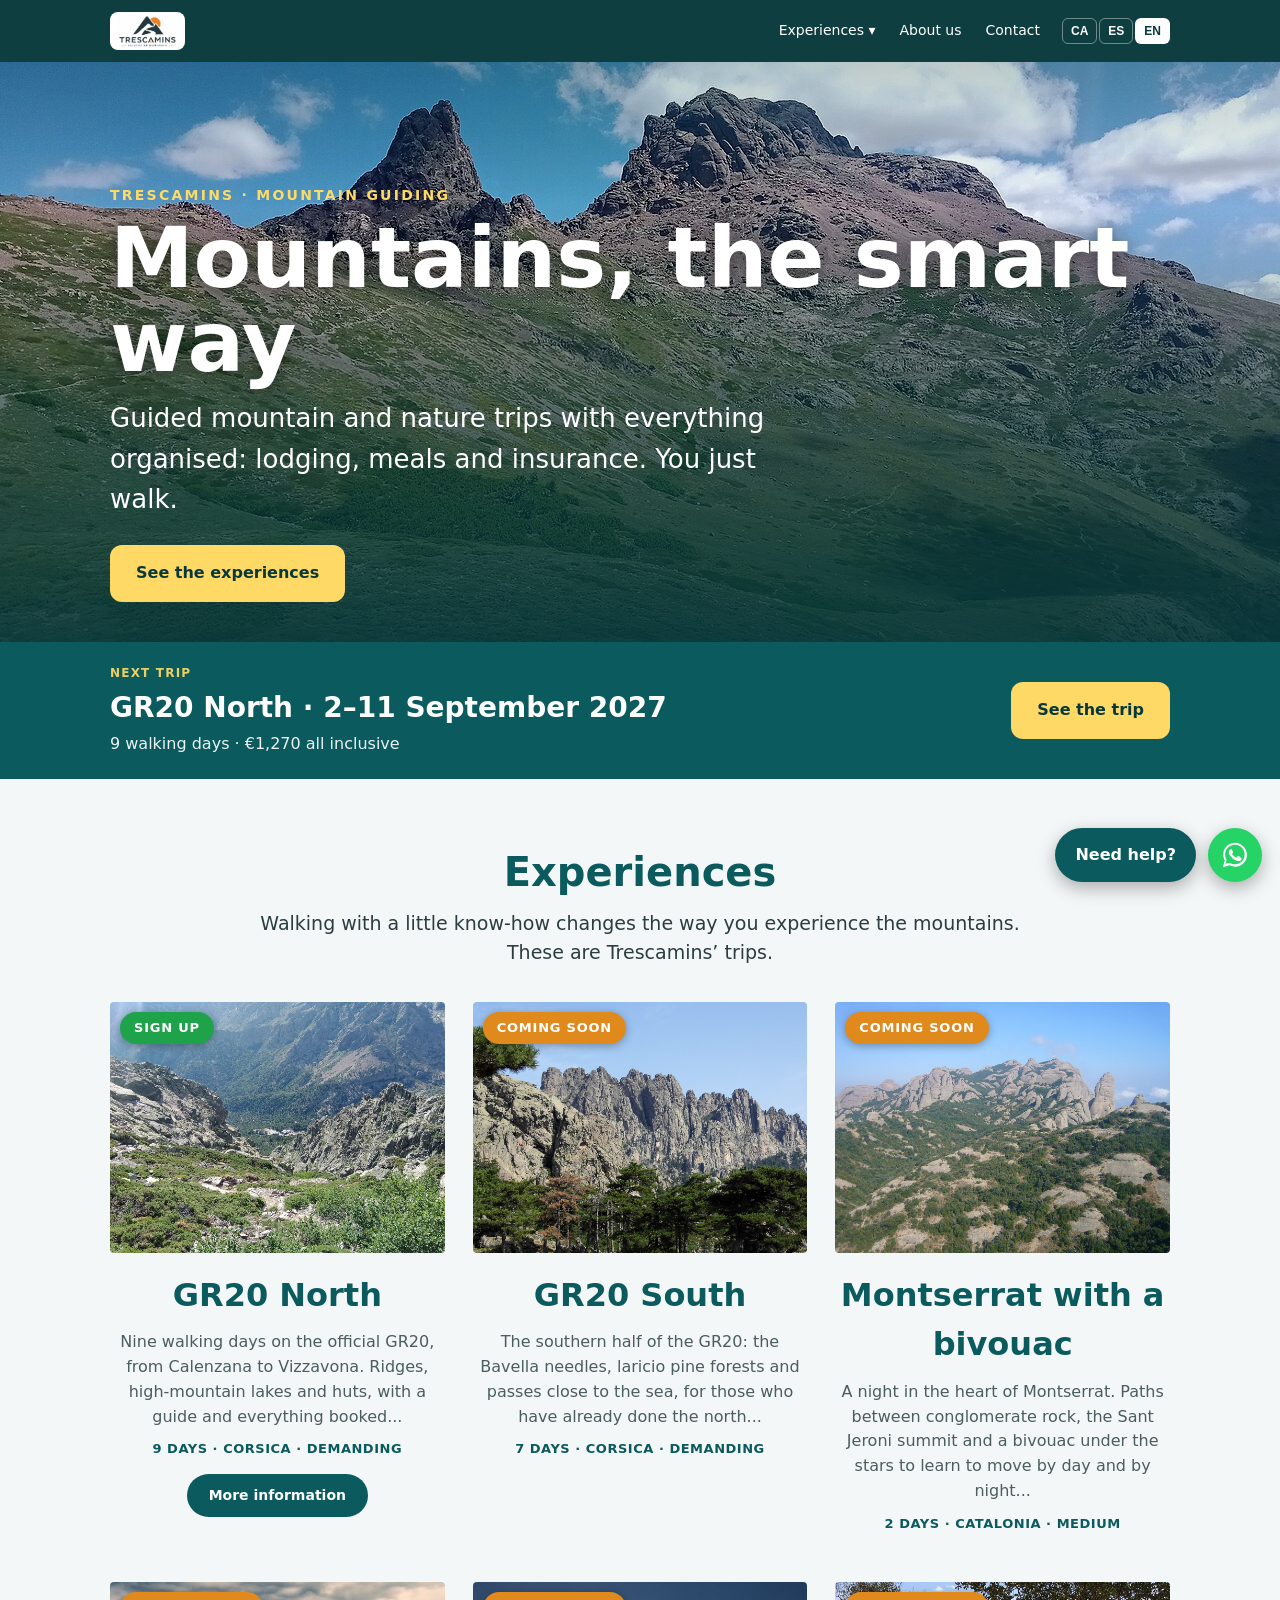
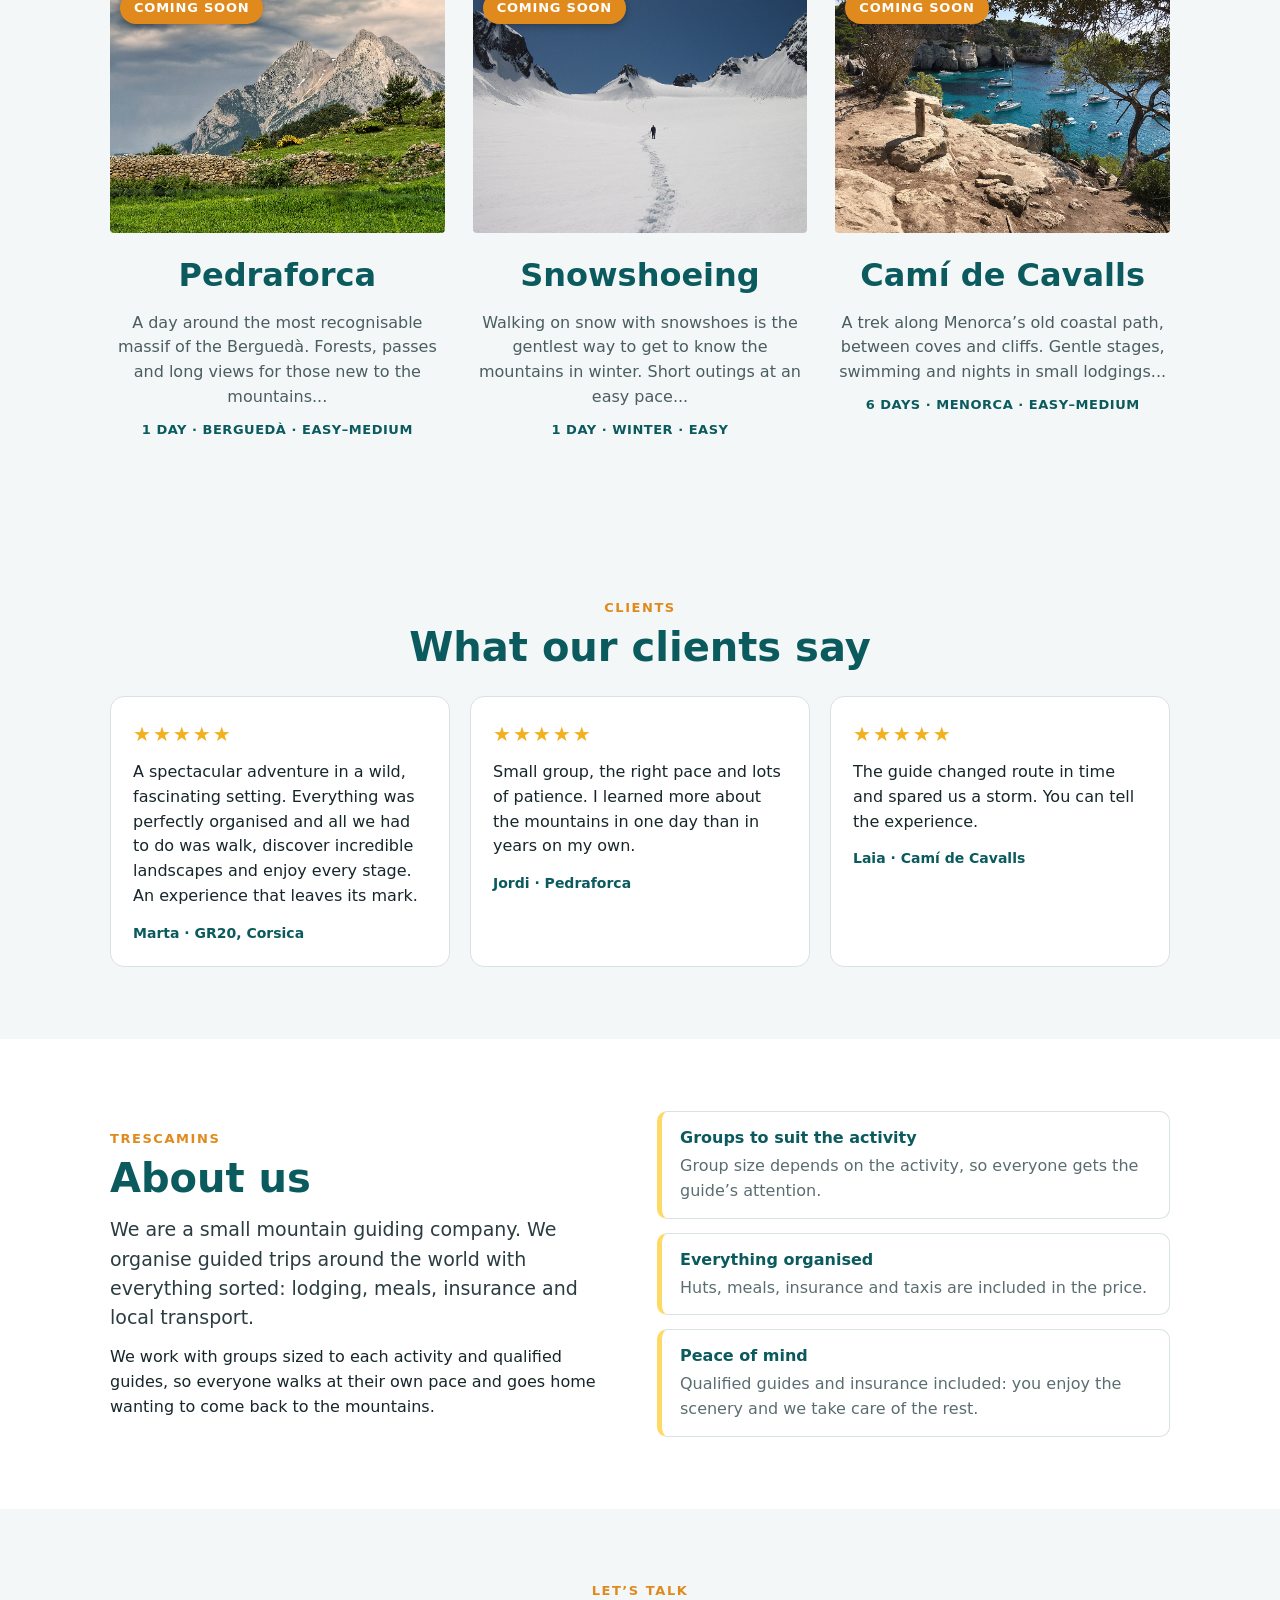
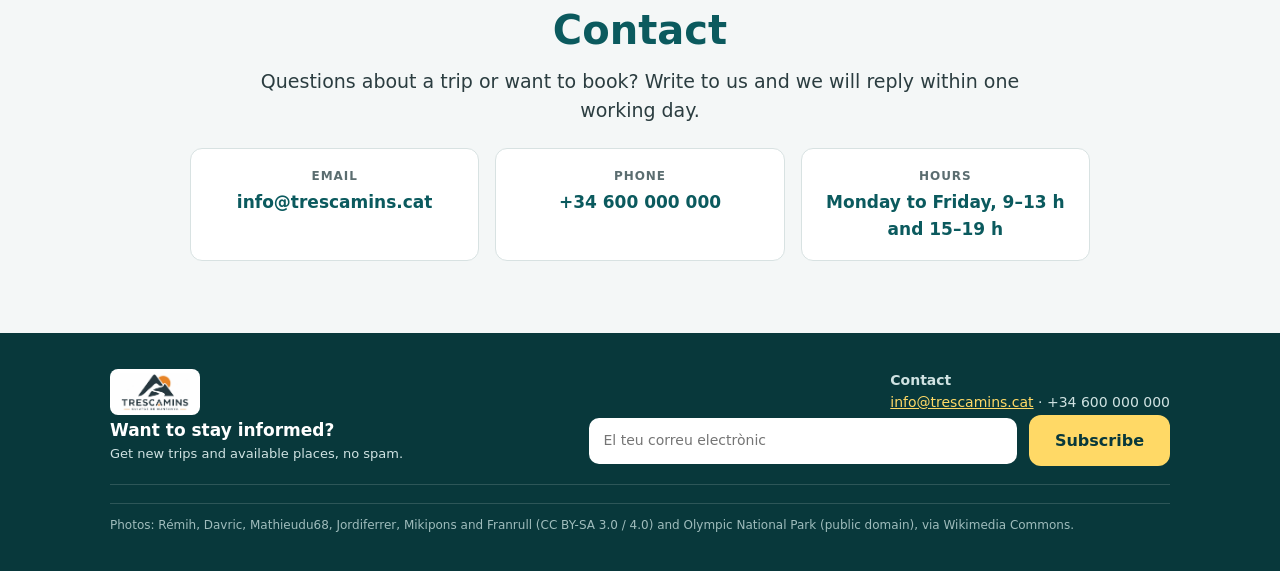
<file: entrega-01/index.html>
<!doctype html>
<html lang="ca">
<head>
<meta charset="utf-8">
<meta name="viewport" content="width=device-width,initial-scale=1">
<meta name="robots" content="noindex">
<title>Trescamins · Guiatge de muntanya</title>
<meta name="description" content="Trescamins organitza sortides guiades de muntanya i natura amb tot reservat: allotjament, menjars i assegurança.">
<link rel="stylesheet" href="css/site.css">
</head>
<body>
<header class="top"><div class="wrap">
  <a href="#"><img class="logo" src="img/logo_c.png" alt="Trescamins"></a>
  <button class="burger" aria-label="Menu" onclick="document.getElementById('nav').classList.toggle('open')">☰</button>
  <nav id="nav">
    <span class="dd"><a href="#sortides"><span data-i18n="n_trips"></span> ▾</a><span class="ddm"><a href="gr20.html" data-i18n="x1_t"></a><a href="#sortides" data-i18n="x2_t"></a><a href="#sortides" data-i18n="x3_t"></a><a href="#sortides" data-i18n="x4_t"></a><a href="#sortides" data-i18n="x5_t"></a><a href="#sortides" data-i18n="x6_t"></a></span></span><a href="#quisom" data-i18n="n_about"></a><a href="#contacte" data-i18n="n_contact"></a>
    <span class="lang"><button data-l="ca">CA</button><button data-l="es">ES</button><button data-l="en">EN</button></span>
  </nav>
</div></header>

<section class="hero land" style="padding:0">
  <div class="wrap">
    <div class="kicker" data-i18n="l_kicker"></div>
    <h1 data-i18n="l_h"></h1>
    <p class="sub" data-i18n="l_sub"></p>
    <div class="btns"><a class="btn y" href="#sortides" data-i18n="l_cta"></a></div>
  </div>
  </section>

<section class="nexts">
  <div class="wrap">
    <a class="nx" href="gr20.html">
      <div class="nxl"><span class="nxe" data-i18n="ns_h"></span><b data-i18n="ns_t"></b><span data-i18n="ns_m"></span></div>
      <span class="btn y" data-i18n="ns_b"></span>
    </a>
  </div>
</section>

<section id="sortides">
  <div class="wrap">
    <h2 style="text-align:center" data-i18n="x_h"></h2>
    <p class="lead" style="text-align:center;margin:0 auto 34px" data-i18n="x_p"></p>
    <div class="xgrid">
      <article class="xp main"><div class="xi"><img src="img/g_stagnu.jpg" alt="" loading="lazy"><span class="bd openb" data-i18n="x_badge"></span></div><h3 data-i18n="x1_t"></h3><p data-i18n="x1_d"></p><div class="xm" data-i18n="x1_m"></div><a class="btn" href="gr20.html" data-i18n="x_more"></a></article>
      <article class="xp"><div class="xi"><img src="img/x_bav.jpg" alt="" loading="lazy"><span class="bd soonb" data-i18n="x_sim"></span></div><h3 data-i18n="x2_t"></h3><p data-i18n="x2_d"></p><div class="xm" data-i18n="x2_m"></div></article>
      <article class="xp"><div class="xi"><img src="img/x_mont.jpg" alt="" loading="lazy"><span class="bd soonb" data-i18n="x_sim"></span></div><h3 data-i18n="x3_t"></h3><p data-i18n="x3_d"></p><div class="xm" data-i18n="x3_m"></div></article>
      <article class="xp"><div class="xi"><img src="img/x_pedra.jpg" alt="" loading="lazy"><span class="bd soonb" data-i18n="x_sim"></span></div><h3 data-i18n="x4_t"></h3><p data-i18n="x4_d"></p><div class="xm" data-i18n="x4_m"></div></article>
      <article class="xp"><div class="xi"><img src="img/x_raq.jpg" alt="" loading="lazy"><span class="bd soonb" data-i18n="x_sim"></span></div><h3 data-i18n="x5_t"></h3><p data-i18n="x5_d"></p><div class="xm" data-i18n="x5_m"></div></article>
      <article class="xp"><div class="xi"><img src="img/x_cav.jpg" alt="" loading="lazy"><span class="bd soonb" data-i18n="x_sim"></span></div><h3 data-i18n="x6_t"></h3><p data-i18n="x6_d"></p><div class="xm" data-i18n="x6_m"></div></article>
    </div>
  </div>
</section>

<section id="opinions">
  <div class="wrap">
    <div class="eyeb" style="text-align:center" data-i18n="o_eyeb"></div>
    <h2 style="text-align:center" data-i18n="o_h"></h2>
    <div class="ops">
      <figure class="op"><div class="st">★★★★★</div><blockquote data-i18n="o1_t"></blockquote><figcaption data-i18n="o1_n"></figcaption></figure>
      <figure class="op"><div class="st">★★★★★</div><blockquote data-i18n="o2_t"></blockquote><figcaption data-i18n="o2_n"></figcaption></figure>
      <figure class="op"><div class="st">★★★★★</div><blockquote data-i18n="o3_t"></blockquote><figcaption data-i18n="o3_n"></figcaption></figure>
    </div>
  </div>
</section>

<section class="alt" id="quisom">
  <div class="wrap grid2">
    <div>
      <div class="eyeb" data-i18n="ab_eyeb"></div>
      <h2 data-i18n="ab_h"></h2>
      <p class="lead" data-i18n="ab_p1"></p>
      <p style="margin-top:12px" data-i18n="ab_p2"></p>
    </div>
    <div class="vals">
      <div><b data-i18n="v1_t"></b><span data-i18n="v1_d"></span></div>
      <div><b data-i18n="v2_t"></b><span data-i18n="v2_d"></span></div>
      <div><b data-i18n="v3_t"></b><span data-i18n="v3_d"></span></div>
    </div>
  </div>
</section>

<section id="contacte">
  <div class="wrap" style="text-align:center">
    <div class="eyeb" data-i18n="ct_eyeb"></div>
    <h2 data-i18n="ct_h"></h2>
    <p class="lead" style="margin:0 auto 22px" data-i18n="ct_p"></p>
    <div class="cts">
      <a href="mailto:info@trescamins.cat"><span data-i18n="ct_mail"></span><b>info@trescamins.cat</b></a>
      <a href="tel:+34600000000"><span data-i18n="ct_tel"></span><b>+34 600 000 000</b></a>
      <div><span data-i18n="ct_hours_l"></span><b data-i18n="ct_hours"></b></div>
    </div>
  </div>
</section>

<footer>
  <div class="wrap">
    <div style="display:flex;gap:30px;flex-wrap:wrap;align-items:center;justify-content:space-between">
      <div><img src="img/logo_c.png" alt="Trescamins" style="height:46px;background:#fff;border-radius:8px;padding:4px 10px"></div>
      <div><b data-i18n="ft_contact"></b><br><a href="mailto:info@trescamins.cat">info@trescamins.cat</a> · +34 600 000 000</div>
      </div>
    <form id="nl" class="nl"><div><b data-i18n="nl_h"></b><span data-i18n="nl_p"></span></div><input id="nle" type="email" required data-ph="nl_ph"><button class="btn y" type="submit" data-i18n="nl_b"></button></form>
    <div class="ok" id="nlok" style="display:none" data-i18n="nl_ok"></div>
    <div class="disc" data-i18n="ft_disc"></div>
  </div>
</footer>

<script src="js/i18n.js"></script>
<script src="js/extras.js"></script>
<script src="js/site.js"></script>
</body>
</html>
</file>
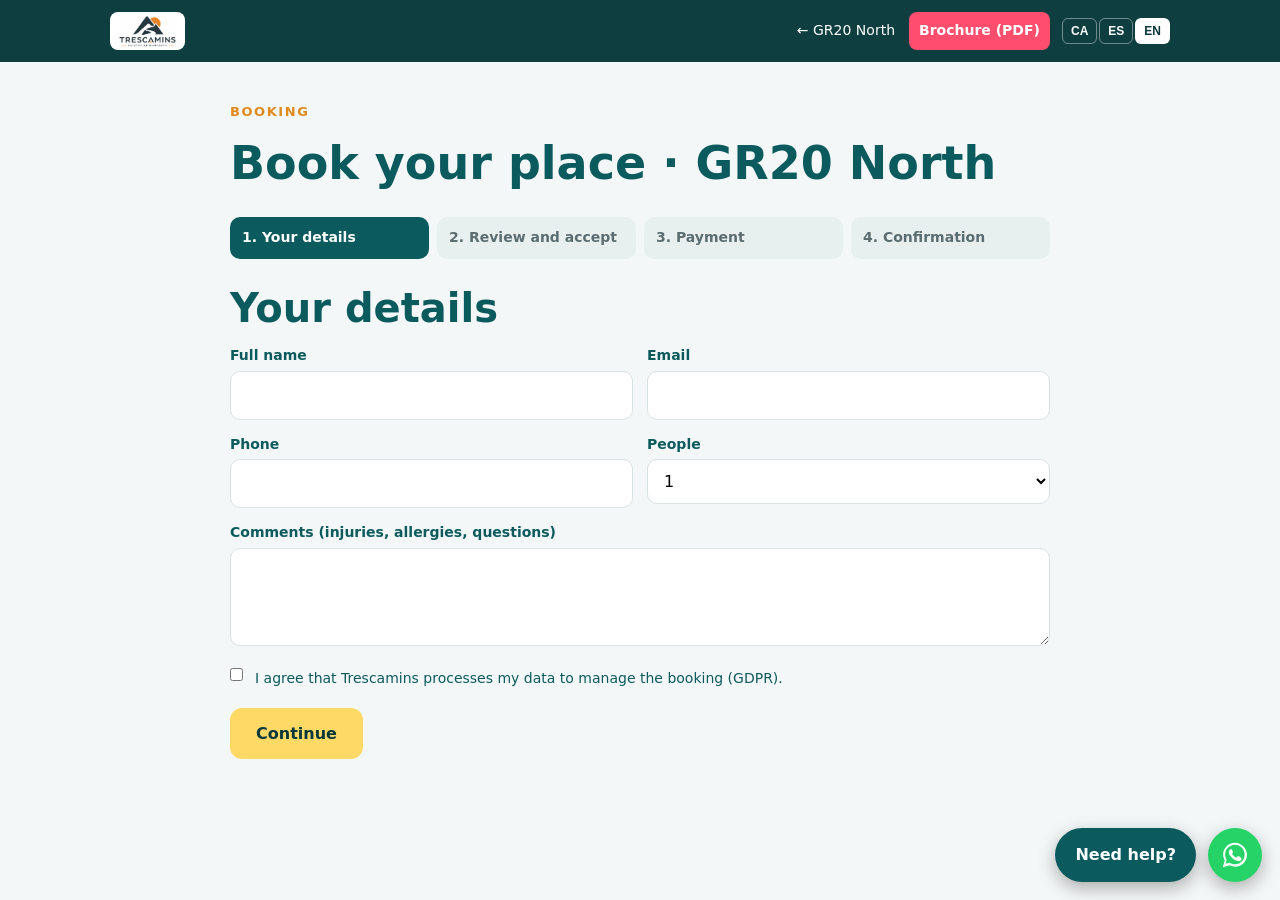
<file: reserva.html>
<!doctype html>
<html lang="ca">
<head>
<meta charset="utf-8">
<meta name="viewport" content="width=device-width,initial-scale=1">
<meta name="robots" content="noindex">
<title>Reserva · GR20 Nord · Trescamins</title>
<link rel="stylesheet" href="css/site.css">
</head>
<body>
<header class="top"><div class="wrap">
  <a href="index.html"><img class="logo" src="img/logo_c.png" alt="Trescamins"></a>
  <button class="burger" aria-label="Menu" onclick="document.getElementById('nav').classList.toggle('open')">☰</button>
  <nav id="nav">
    <a href="gr20.html" data-i18n="n_back"></a><a class="dos" href="docs/Gonzalez_Albert_Entrega_01_Client.pdf" target="_blank" rel="noopener" data-i18n="n_dossier"></a>
    <span class="lang"><button data-l="ca">CA</button><button data-l="es">ES</button><button data-l="en">EN</button></span>
  </nav>
</div></header>
<section style="padding-top:40px">
  <div class="wrap" style="max-width:860px">
    <div class="eyeb" data-i18n="rv_eyeb"></div>
    <h1 style="font-size:clamp(30px,5vw,46px);color:var(--teal)" data-i18n="rv_h"></h1>
    <ol class="steps" id="steps"></ol>

    <div class="rs" id="s1">
      <h2 data-i18n="rv1_h"></h2>
      <form id="f1">
        <div><label for="rn" data-i18n="f_name"></label><input id="rn" required></div>
        <div><label for="re" data-i18n="f_email"></label><input id="re" type="email" required></div>
        <div><label for="rt" data-i18n="f_phone"></label><input id="rt" type="tel"></div>
        <div><label for="rp" data-i18n="f_ppl"></label><select id="rp"><option>1</option><option>2</option><option>3</option><option>4</option></select></div>
        <div class="f1"><label for="rm" data-i18n="f_msg"></label><textarea id="rm" rows="3"></textarea></div>
        <div class="f1"><label class="ck1"><input type="checkbox" required><span data-i18n="rv1_rgpd"></span></label></div>
        <div class="f1"><button class="btn y" type="submit" data-i18n="rv_next"></button></div>
      </form>
    </div>

    <div class="rs" id="s2" hidden>
      <h2 data-i18n="rv2_h"></h2>
      <table class="sum" id="sum"></table>
      <div class="docs">
        <a class="btn t" href="docs/Contracte viatge combinat GR20 Nord.pdf" target="_blank" data-i18n="rv2_doc"></a>
      </div>
      <label class="ck1"><input type="checkbox" id="acc"><span data-i18n="rv2_acc"></span></label>
      <div class="rb"><button class="btn g" id="b2" data-i18n="rv_back"></button><button class="btn y" id="n2" disabled data-i18n="rv_next"></button></div>
    </div>

    <div class="rs" id="s3" hidden>
      <h2 data-i18n="rv3_h"></h2>
      <p class="lead" id="amt"></p>
      <div class="pm">
        <label class="pmo"><input type="radio" name="pm" value="tr" checked><b data-i18n="rv3_tr"></b><span data-i18n="rv3_tr_d"></span></label>
        <label class="pmo"><input type="radio" name="pm" value="tj"><b data-i18n="rv3_tj"></b><span data-i18n="rv3_tj_d"></span></label>
      </div>
      <div class="box" id="pbox"></div>
      <div class="rb"><button class="btn g" id="b3" data-i18n="rv_back"></button><button class="btn y" id="n3" data-i18n="rv3_ok"></button></div>
    </div>

    <div class="rs" id="s4" hidden>
      <h2 data-i18n="rv4_h"></h2>
      <p class="lead" id="r4p"></p>
      <p style="margin-top:16px"><a class="btn t" href="index.html" data-i18n="rv4_home"></a></p>
    </div>
  </div>
</section>
<script src="js/i18n.js"></script>
<script src="js/extras.js"></script>
<script src="js/reserva.js"></script>
<script src="js/site.js"></script>
</body>
</html>
</file>
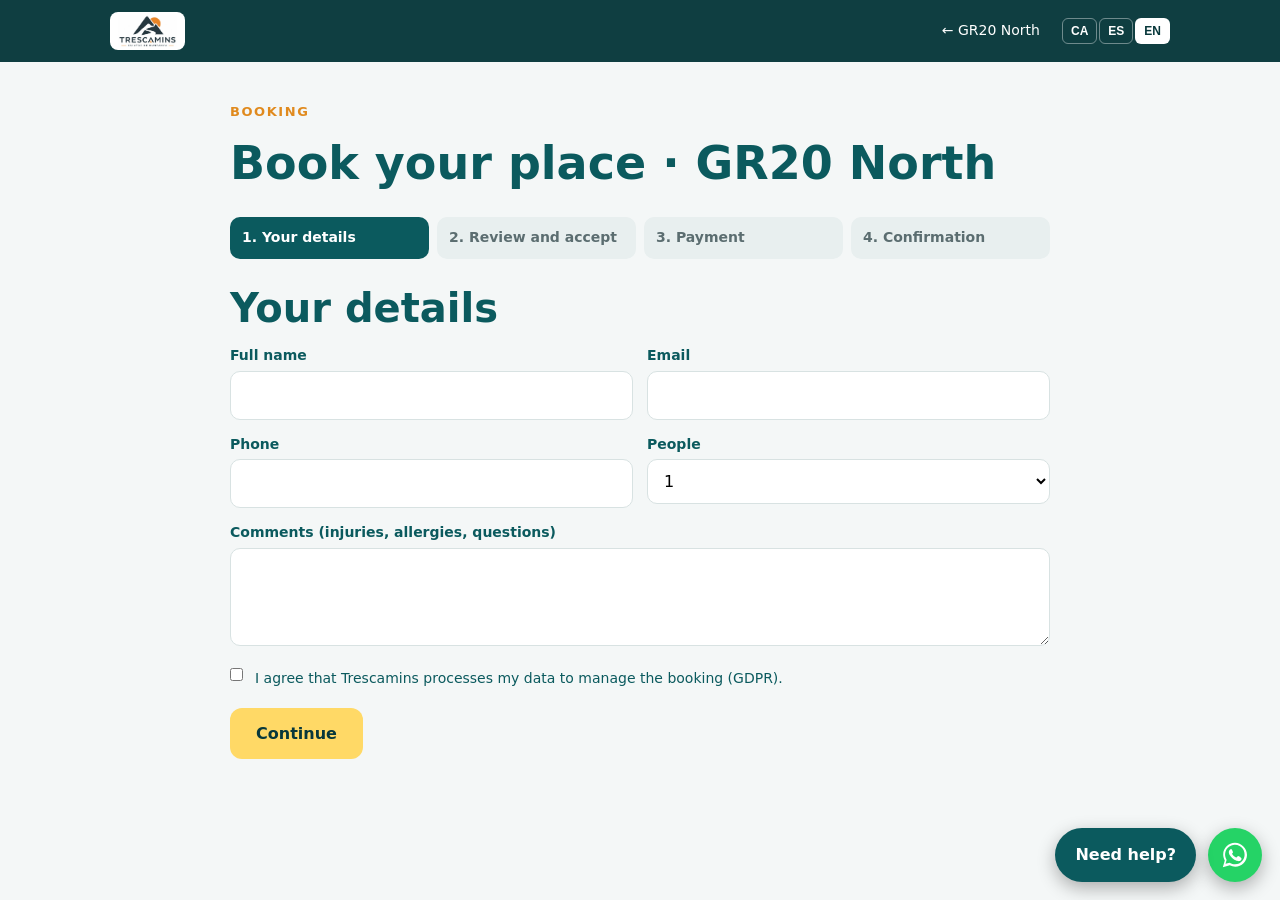
<file: entrega-01/reserva.html>
<!doctype html>
<html lang="ca">
<head>
<meta charset="utf-8">
<meta name="viewport" content="width=device-width,initial-scale=1">
<meta name="robots" content="noindex">
<title>Reserva · GR20 Nord · Trescamins</title>
<link rel="stylesheet" href="css/site.css">
</head>
<body>
<header class="top"><div class="wrap">
  <a href="index.html"><img class="logo" src="img/logo_c.png" alt="Trescamins"></a>
  <button class="burger" aria-label="Menu" onclick="document.getElementById('nav').classList.toggle('open')">☰</button>
  <nav id="nav">
    <a href="gr20.html" data-i18n="n_back"></a><span class="lang"><button data-l="ca">CA</button><button data-l="es">ES</button><button data-l="en">EN</button></span>
  </nav>
</div></header>
<section style="padding-top:40px">
  <div class="wrap" style="max-width:860px">
    <div class="eyeb" data-i18n="rv_eyeb"></div>
    <h1 style="font-size:clamp(30px,5vw,46px);color:var(--teal)" data-i18n="rv_h"></h1>
    <ol class="steps" id="steps"></ol>

    <div class="rs" id="s1">
      <h2 data-i18n="rv1_h"></h2>
      <form id="f1">
        <div><label for="rn" data-i18n="f_name"></label><input id="rn" required></div>
        <div><label for="re" data-i18n="f_email"></label><input id="re" type="email" required></div>
        <div><label for="rt" data-i18n="f_phone"></label><input id="rt" type="tel"></div>
        <div><label for="rp" data-i18n="f_ppl"></label><select id="rp"><option>1</option><option>2</option><option>3</option><option>4</option></select></div>
        <div class="f1"><label for="rm" data-i18n="f_msg"></label><textarea id="rm" rows="3"></textarea></div>
        <div class="f1"><label class="ck1"><input type="checkbox" required><span data-i18n="rv1_rgpd"></span></label></div>
        <div class="f1"><button class="btn y" type="submit" data-i18n="rv_next"></button></div>
      </form>
    </div>

    <div class="rs" id="s2" hidden>
      <h2 data-i18n="rv2_h"></h2>
      <table class="sum" id="sum"></table>
      <div class="docs">
        <a class="btn t" href="docs/Contracte viatge combinat GR20 Nord.pdf" target="_blank" data-i18n="rv2_doc"></a>
      </div>
      <label class="ck1"><input type="checkbox" id="acc"><span data-i18n="rv2_acc"></span></label>
      <div class="rb"><button class="btn g" id="b2" data-i18n="rv_back"></button><button class="btn y" id="n2" disabled data-i18n="rv_next"></button></div>
    </div>

    <div class="rs" id="s3" hidden>
      <h2 data-i18n="rv3_h"></h2>
      <p class="lead" id="amt"></p>
      <div class="pm">
        <label class="pmo"><input type="radio" name="pm" value="tr" checked><b data-i18n="rv3_tr"></b><span data-i18n="rv3_tr_d"></span></label>
        <label class="pmo"><input type="radio" name="pm" value="tj"><b data-i18n="rv3_tj"></b><span data-i18n="rv3_tj_d"></span></label>
      </div>
      <div class="box" id="pbox"></div>
      <div class="rb"><button class="btn g" id="b3" data-i18n="rv_back"></button><button class="btn y" id="n3" data-i18n="rv3_ok"></button></div>
    </div>

    <div class="rs" id="s4" hidden>
      <h2 data-i18n="rv4_h"></h2>
      <p class="lead" id="r4p"></p>
      <p style="margin-top:16px"><a class="btn t" href="index.html" data-i18n="rv4_home"></a></p>
    </div>
  </div>
</section>
<script src="js/i18n.js"></script>
<script src="js/extras.js"></script>
<script src="js/reserva.js"></script>
<script src="js/site.js"></script>
</body>
</html>
</file>
<file: entrega-01/css/site.css>
:root{--teal:#0b5a5e;--teal2:#0b7a75;--deep:#08383b;--yellow:#ffd966;--orange:#e08a1e;--bg:#f4f7f7;--ink:#17262a;--mut:#5b6d70;--line:#d8e2e2;--card:#fff;--red:#c0392b}
*{box-sizing:border-box;margin:0;padding:0}
html{scroll-behavior:smooth;scroll-padding-top:72px}
body{font-family:system-ui,-apple-system,"Segoe UI",Roboto,Arial,sans-serif;color:var(--ink);background:var(--bg);line-height:1.55}
img{max-width:100%;display:block}
a{color:var(--teal2)}
.wrap{max-width:1100px;margin:0 auto;padding:0 20px}
/* nav */
.top{position:sticky;top:0;z-index:50;background:rgba(8,56,59,.97);backdrop-filter:blur(6px);color:#fff}
.top .wrap{display:flex;align-items:center;gap:14px;height:62px}
.top .logo{height:38px;background:#fff;border-radius:8px;padding:3px 8px}
.top nav{display:flex;gap:4px;margin-left:auto;align-items:center}
.top nav a{color:#fff;text-decoration:none;font-size:14px;padding:8px 10px;border-radius:8px;white-space:nowrap}
.top nav a:hover{background:rgba(255,255,255,.14)}
.top nav a.dos{background:var(--yellow);color:var(--deep);font-weight:700}
.lang{display:flex;gap:2px;margin-left:8px}
.lang button{background:transparent;color:#fff;border:1px solid rgba(255,255,255,.4);padding:5px 8px;font-size:12px;font-weight:700;border-radius:6px;cursor:pointer}
.lang button.on{background:#fff;color:var(--deep)}
.burger{display:none;margin-left:auto;background:none;border:0;color:#fff;font-size:26px;cursor:pointer}
@media(max-width:900px){.burger{display:block}.top nav{display:none;position:absolute;top:62px;left:0;right:0;flex-direction:column;align-items:stretch;background:var(--deep);padding:10px 16px 16px;margin:0}.top nav.open{display:flex}.top .lang{margin:8px 0 0}}
/* hero */
.hero{position:relative;min-height:min(84vh,760px);color:#fff;display:flex;align-items:flex-end;background:#0b3f43 url(../img/hero.jpg) center 38%/cover}
.hero:before{content:"";position:absolute;inset:0;background:linear-gradient(to bottom,rgba(8,56,59,.35),rgba(8,56,59,0) 30%,rgba(8,56,59,.9) 85%)}
.hero .wrap{position:relative;padding-bottom:48px;padding-top:120px;width:100%}
.kicker{color:var(--yellow);letter-spacing:.16em;font-weight:800;font-size:14px;text-transform:uppercase}
.hero h1{font-size:clamp(54px,11vw,128px);line-height:.95;font-weight:900;margin:10px 0 14px}
.hero .sub{font-size:clamp(18px,2.4vw,26px);max-width:700px}
.hero .tag{color:var(--yellow);font-weight:700;margin-top:8px;font-size:clamp(16px,2vw,22px)}
.facts{display:grid;grid-template-columns:repeat(4,1fr);gap:12px;margin-top:28px;max-width:820px}
.facts div{background:rgba(255,255,255,.12);border:1px solid rgba(255,255,255,.35);border-radius:14px;padding:14px 8px;text-align:center}
.facts b{display:block;font-size:clamp(18px,2.6vw,28px);color:var(--yellow)}
.facts span{font-size:13px}
@media(max-width:640px){.facts{grid-template-columns:1fr 1fr}}
.btns{display:flex;gap:12px;flex-wrap:wrap;margin-top:26px}
.btn{display:inline-block;padding:14px 24px;border-radius:12px;font-weight:800;text-decoration:none;font-size:16px;border:2px solid transparent;cursor:pointer;font-family:inherit}
.btn.y{background:var(--yellow);color:var(--deep)}.btn.y:hover{filter:brightness(.95)}
.btn.o{border-color:#fff;color:#fff;background:transparent}.btn.o:hover{background:rgba(255,255,255,.14)}
.btn.t{background:var(--teal);color:#fff}.btn.t:hover{background:var(--teal2)}
.credit{position:absolute;right:12px;bottom:8px;font-size:11px;color:#d6eeee;z-index:2}
/* sections */
section{padding:72px 0}
section.alt{background:#fff}
h2{font-size:clamp(28px,4vw,40px);color:var(--teal);line-height:1.15;margin-bottom:14px}
h3{font-size:20px;color:var(--teal);margin:0 0 8px}
.lead{font-size:19px;color:#2b3d40;max-width:760px}
.eyeb{color:var(--orange);font-weight:800;letter-spacing:.12em;text-transform:uppercase;font-size:13px;margin-bottom:6px}
.grid2{display:grid;grid-template-columns:1fr 1fr;gap:34px;align-items:center}
@media(max-width:820px){.grid2{grid-template-columns:1fr}}
.card{background:var(--card);border:1px solid var(--line);border-radius:16px;padding:22px}
ul.ck{list-style:none}
ul.ck li{padding-left:30px;position:relative;margin:8px 0}
ul.ck li:before{content:"✓";position:absolute;left:0;color:#2e9f58;font-weight:900}
ul.no li:before{content:"✕";color:var(--red)}
.photo{border-radius:16px;overflow:hidden;position:relative}
.photo img{width:100%;height:100%;object-fit:cover}
.photo small{position:absolute;left:8px;bottom:6px;font-size:11px;color:#fff;background:rgba(0,0,0,.45);padding:1px 6px;border-radius:4px}
/* route */
.stats{display:grid;grid-template-columns:repeat(5,1fr);gap:12px;margin:24px 0}
.stats div{background:#fff;border:1px solid var(--line);border-radius:14px;padding:14px 8px;text-align:center}
.stats b{display:block;font-size:clamp(20px,3vw,30px);color:var(--teal)}
.stats span{font-size:13px;color:var(--mut)}
@media(max-width:700px){.stats{grid-template-columns:1fr 1fr}}
#map{height:520px;border-radius:16px;border:1px solid var(--line);z-index:1}
@media(max-width:700px){#map{height:380px}}
.prof{background:#fff;border:1px solid var(--line);border-radius:16px;padding:12px;margin-top:16px;overflow-x:auto}
.prof svg{width:100%;min-width:640px;height:auto;display:block}
.days{display:grid;grid-template-columns:repeat(3,1fr);gap:16px;margin-top:22px}
@media(max-width:900px){.days{grid-template-columns:1fr 1fr}}@media(max-width:600px){.days{grid-template-columns:1fr}}
.day{background:#fff;border:1px solid var(--line);border-left:6px solid var(--c,#0b7a75);border-radius:14px;padding:16px;cursor:pointer;transition:.15s}
.day:hover,.day.on{box-shadow:0 6px 22px rgba(8,56,59,.18);transform:translateY(-2px)}
.day .dn{font-size:12px;font-weight:800;letter-spacing:.1em;color:var(--mut);text-transform:uppercase}
.day h4{font-size:17px;color:var(--ink);margin:4px 0 8px;line-height:1.25}
.day .m{display:flex;gap:12px;flex-wrap:wrap;font-size:13px;margin-bottom:8px}
.day .m span{background:#eef4f4;border-radius:8px;padding:2px 8px}
.day p{font-size:14px;color:#33484b}
.day .ng{margin-top:8px;font-size:13px;color:var(--teal);font-weight:700}
/* price */
.price{background:linear-gradient(135deg,var(--teal),var(--deep));color:#fff;border-radius:20px;padding:34px;display:grid;grid-template-columns:1fr 1fr;gap:30px}
@media(max-width:820px){.price{grid-template-columns:1fr}}
.price .big{font-size:clamp(46px,8vw,74px);font-weight:900;color:var(--yellow);line-height:1}
.price table{width:100%;border-collapse:collapse;font-size:15px}
.price td{padding:6px 4px;border-bottom:1px solid rgba(255,255,255,.2)}
.price td:last-child{text-align:right;font-weight:700}
.canc{width:100%;border-collapse:collapse;font-size:14px;margin-top:10px}
.canc td,.canc th{border:1px solid var(--line);padding:6px 10px;background:#fff;text-align:left}.canc th{background:#e6eeee}
/* guide */
.guide{display:grid;grid-template-columns:260px 1fr;gap:34px;align-items:start}
@media(max-width:820px){.guide{grid-template-columns:1fr}}
.avatar{background:linear-gradient(160deg,var(--teal),var(--deep));border-radius:20px;aspect-ratio:1;display:flex;align-items:center;justify-content:center}
.avatar img{width:62%;background:#fff;border-radius:14px;padding:10px}
.badges{display:flex;flex-wrap:wrap;gap:8px;margin:12px 0}
.badges span{background:#e2efe9;color:var(--teal);border:1px solid #a9cfc5;border-radius:99px;padding:3px 12px;font-size:13px;font-weight:700}
/* trips */
.trips{display:grid;grid-template-columns:repeat(4,1fr);gap:16px;margin-top:22px}
@media(max-width:1000px){.trips{grid-template-columns:1fr 1fr}}@media(max-width:560px){.trips{grid-template-columns:1fr}}
.trip{background:#fff;border:1px solid var(--line);border-radius:16px;overflow:hidden;display:flex;flex-direction:column}
.trip .im{height:130px;background:linear-gradient(135deg,#0b7a75,#08383b);position:relative;display:flex;align-items:flex-end;padding:10px;color:#fff;font-weight:800}
.trip .im img{position:absolute;inset:0;width:100%;height:100%;object-fit:cover}
.trip .im span{position:relative;font-size:12px;background:var(--orange);border-radius:6px;padding:2px 8px}
.trip .tb{padding:14px;flex:1;display:flex;flex-direction:column;gap:6px;font-size:14px}
.trip.main{border:2px solid var(--yellow)}
.trip h4{color:var(--teal);font-size:17px}
.trip .tag2{font-size:12px;color:var(--mut)}
/* faq */
details{background:#fff;border:1px solid var(--line);border-radius:12px;margin:10px 0;padding:0}
summary{cursor:pointer;padding:16px 18px;font-weight:700;color:var(--teal)}
details p{padding:0 18px 16px;color:#33484b}
/* form */
form{display:grid;grid-template-columns:1fr 1fr;gap:14px}
form .f1{grid-column:1/-1}
@media(max-width:700px){form{grid-template-columns:1fr}}
label{font-size:13px;font-weight:700;color:var(--teal);display:block;margin-bottom:4px}
input,select,textarea{width:100%;padding:11px 12px;border:1px solid #b9c9c9;border-radius:10px;font:inherit;background:#fff}
input:focus,select:focus,textarea:focus{outline:2px solid var(--teal2);border-color:var(--teal2)}
.ok{display:none;background:#e2efe9;border:1px solid #a9cfc5;border-radius:12px;padding:16px;margin-top:14px;color:var(--teal);font-weight:700}
.gal{display:grid;grid-template-columns:repeat(4,1fr);gap:10px;margin-top:22px}
@media(max-width:800px){.gal{grid-template-columns:1fr 1fr}}
.gal .photo{height:190px}
footer{background:var(--deep);color:#cfe2e2;padding:36px 0;font-size:14px}
footer a{color:var(--yellow)}
footer .disc{margin-top:14px;font-size:12px;color:#9fbcbc;border-top:1px solid rgba(255,255,255,.15);padding-top:12px}
.leaflet-container{font-family:inherit}
.mk{background:#fff;border:2px solid #c0392b;border-radius:50%;width:24px;height:24px;line-height:20px;text-align:center;font:800 12px Arial;color:#c0392b}
.mk.s{background:#0b5a5e;color:#fff;border-color:#fff}

/* experiències (estil banners d'activitats) */
.xgrid{display:grid;grid-template-columns:repeat(3,1fr);gap:34px 28px}
@media(max-width:900px){.xgrid{grid-template-columns:1fr 1fr}}@media(max-width:600px){.xgrid{grid-template-columns:1fr}}
.xp{text-align:center;display:flex;flex-direction:column;align-items:center}
.xp .xi{position:relative;width:100%;aspect-ratio:4/3;overflow:hidden;border-radius:4px;background:#0b3f43}
.xp .xi img{width:100%;height:100%;object-fit:cover;transition:transform .5s}
.xp:hover .xi img{transform:scale(1.06)}
.xp .bd{position:absolute;left:10px;top:10px;background:#e8730c;color:#fff;font-size:11px;font-weight:800;letter-spacing:.06em;text-transform:uppercase;border-radius:6px;padding:3px 9px}
.xp .bd.on{background:#ffd966;color:#06393c}
.xp h3{font-size:clamp(24px,2.6vw,32px);margin:18px 0 10px;font-weight:800}
.xp p{color:#4b5d60;max-width:330px;font-size:16px;line-height:1.55}
.xp .xm{margin:10px 0 14px;font-size:13px;font-weight:700;color:#0b5a5e;letter-spacing:.04em}
.xp .soon{font-size:13px;color:#6b7d80;border:1px solid #d5dede;border-radius:99px;padding:5px 16px}
.xp .cr3{margin-top:10px;font-size:11px;color:#8a9a9c}
.xp.main h3{color:#0b5a5e}
.xp .btn{background:var(--teal);color:#fff;padding:9px 20px;font-size:14px;border-radius:99px}.xp .btn:hover{background:var(--teal2)}

.hero.land h1{font-size:clamp(40px,8vw,96px);line-height:1}
.hero.land{min-height:min(78vh,680px)}
#sortides{padding-top:70px}

.nexts{background:var(--teal);padding:0}
.nx{display:flex;gap:18px;align-items:center;justify-content:space-between;flex-wrap:wrap;padding:22px 0;color:#fff;text-decoration:none}
.nxl{display:flex;flex-direction:column;gap:3px}.nxl b{font-size:clamp(20px,3vw,28px)}.nxl span{opacity:.92}
.nxl .nxe{color:var(--yellow);font-weight:800;font-size:12px;letter-spacing:.1em;text-transform:uppercase}
.vals{display:grid;gap:14px}.vals div{background:#fff;border:1px solid var(--line);border-left:5px solid var(--yellow);border-radius:10px;padding:14px 18px}
.vals b{display:block;color:var(--teal);margin-bottom:3px}.vals span{color:var(--mut)}
.cts{display:grid;grid-template-columns:repeat(3,1fr);gap:16px;max-width:900px;margin:0 auto}
@media(max-width:700px){.cts{grid-template-columns:1fr}}
.cts>*{background:#fff;border:1px solid var(--line);border-radius:12px;padding:18px;text-decoration:none;color:var(--ink);display:flex;flex-direction:column;gap:4px}
.cts span{font-size:12px;font-weight:800;color:var(--mut);letter-spacing:.08em;text-transform:uppercase}.cts b{font-size:17px;color:var(--teal)}

.xp .bd{font-size:13px;padding:6px 14px;border-radius:99px;box-shadow:0 2px 8px rgba(0,0,0,.3)}
.xp .bd.openb{background:#1fa34a;color:#fff;animation:pl 2s infinite}
.xp .bd.soonb{background:#e08a1e;color:#fff}
@keyframes pl{0%,100%{box-shadow:0 0 0 0 rgba(31,163,74,.6)}50%{box-shadow:0 0 0 9px rgba(31,163,74,0)}}

.ops{display:grid;grid-template-columns:repeat(3,1fr);gap:20px;margin-top:26px}@media(max-width:800px){.ops{grid-template-columns:1fr}}
.op{background:#fff;border:1px solid var(--line);border-radius:14px;padding:22px;margin:0}.op .st{color:#f2b01e;font-size:20px;letter-spacing:2px}
.op blockquote{margin:10px 0 14px;color:var(--ink);line-height:1.55}.op figcaption{font-weight:800;color:var(--teal);font-size:14px}
.opn{text-align:center;font-size:13px;color:var(--mut);margin-top:16px;font-style:italic}

.dd{position:relative;display:inline-block}.dd>a{display:block}
.ddm{display:none;position:absolute;top:100%;left:0;background:var(--deep);border-radius:10px;padding:8px;min-width:210px;box-shadow:0 10px 30px rgba(0,0,0,.35);z-index:50;flex-direction:column}
.dd:hover .ddm,.dd:focus-within .ddm{display:flex}
@media(max-width:900px){.ddm{display:flex;position:static;box-shadow:none;padding:0 0 0 14px;background:none}}
.nl{display:flex;gap:12px;flex-wrap:wrap;align-items:center;margin:0 0 18px;padding-bottom:18px;border-bottom:1px solid rgba(255,255,255,.15)}
.nl>div{flex:1 1 260px}.nl b{display:block;color:#fff;font-size:17px}.nl span{font-size:13px}
.nl input{flex:1 1 220px;padding:12px 14px;border-radius:10px;border:0;font:inherit}
#wa{position:fixed;right:18px;bottom:18px;z-index:80;width:54px;height:54px;border-radius:50%;background:#25d366;display:flex;align-items:center;justify-content:center;box-shadow:0 6px 18px rgba(0,0,0,.3);text-decoration:none}
#wa svg{width:30px;height:30px;fill:#fff}
#cb{position:fixed;right:84px;bottom:18px;z-index:80;background:var(--teal);color:#fff;border:0;border-radius:99px;padding:0 20px;height:54px;font:inherit;font-weight:800;cursor:pointer;box-shadow:0 6px 18px rgba(0,0,0,.3)}
#cp{position:fixed;right:18px;bottom:84px;z-index:81;width:min(340px,calc(100vw - 36px));background:#fff;border-radius:16px;box-shadow:0 14px 40px rgba(0,0,0,.35);overflow:hidden;display:none}
#cp.open{display:block}#cp .ch{background:var(--teal);color:#fff;padding:14px 16px;font-weight:800;display:flex;justify-content:space-between}
#cp .ch button{background:none;border:0;color:#fff;font-size:20px;cursor:pointer}
#cp .cm{padding:14px 16px;max-height:300px;overflow:auto;font-size:14px}
#cp .bub{background:#eef4f4;border-radius:12px;padding:10px 12px;margin-bottom:8px}#cp .me{background:var(--yellow);margin-left:34px}
#cp .qs{display:flex;flex-direction:column;gap:6px;padding:0 16px 14px}
#cp .qs button{text-align:left;background:#fff;border:1px solid var(--line);border-radius:10px;padding:8px 10px;font:inherit;font-size:13px;cursor:pointer}
#cp .qs button:hover{border-color:var(--teal)}#cp .cl{display:block;padding:10px 16px 14px;font-size:13px;color:var(--teal);font-weight:700}
.hero.land{min-height:min(68vh,580px);background-position:center 90%}
.hero.land:before{background:linear-gradient(to bottom,rgba(8,56,59,.25),rgba(8,56,59,0) 25%,rgba(8,56,59,.55) 60%,rgba(8,56,59,.92) 100%)}
.hero.land .wrap{padding-top:90px;padding-bottom:40px}
.hero.land h1{font-size:clamp(38px,7vw,84px);text-shadow:0 2px 18px rgba(0,0,0,.45)}
.top nav a.dos{background:#ff4d6d;color:#fff;font-weight:800;box-shadow:0 0 0 0 rgba(255,77,109,.7);animation:dosp 1.6s infinite}
.top nav a.dos:hover{background:#e63757}
@keyframes dosp{0%{box-shadow:0 0 0 0 rgba(255,77,109,.75);filter:brightness(1)}50%{filter:brightness(1.18)}70%{box-shadow:0 0 0 12px rgba(255,77,109,0)}100%{box-shadow:0 0 0 0 rgba(255,77,109,0);filter:brightness(1)}}
@media(prefers-reduced-motion:reduce){.top nav a.dos{animation:none}}
.avatar.ph{background:none;overflow:hidden}.avatar.ph img{width:100%;height:100%;object-fit:cover;background:none;border-radius:20px;padding:0}

.steps{list-style:none;display:flex;gap:8px;margin:18px 0 26px;padding:0;flex-wrap:wrap}.steps li{flex:1 1 140px;padding:10px 12px;border-radius:10px;background:#e8efef;color:var(--mut);font-weight:700;font-size:14px;counter-increment:s}
.steps{counter-reset:s}.steps li:before{content:counter(s) ". "}.steps li.on{background:var(--teal);color:#fff}.steps li.ok{background:#cfe9d8;color:#146c36}
.rs h2{margin-bottom:14px}.rs[hidden]{display:none}
.rs form{display:grid;grid-template-columns:1fr 1fr;gap:14px}@media(max-width:640px){.rs form{grid-template-columns:1fr}}
.rs form .f1{grid-column:1/-1}.rs label{font-weight:700;font-size:14px;display:block;margin-bottom:4px}.rs input,.rs select,.rs textarea{width:100%;padding:11px 12px;border:1px solid var(--line);border-radius:10px;font:inherit}
.rs input[type=checkbox],.rs input[type=radio]{width:auto;margin-right:8px}.ck1{font-weight:400!important;display:flex!important;gap:4px;align-items:flex-start}
.sum{width:100%;border-collapse:collapse;margin-bottom:16px}.sum td{padding:9px 12px;border-bottom:1px solid var(--line)}.sum td:first-child{font-weight:700;width:38%;background:#f1f6f6}
.docs{margin:6px 0 16px}.rb{display:flex;gap:12px;margin-top:20px;justify-content:space-between}.btn.g{background:#e8efef;color:var(--ink)}.btn.y[disabled]{opacity:.45;cursor:not-allowed}
.pm{display:grid;grid-template-columns:1fr 1fr;gap:14px;margin:12px 0}@media(max-width:640px){.pm{grid-template-columns:1fr}}
.pmo{border:2px solid var(--line);border-radius:12px;padding:14px;cursor:pointer;display:block}.pmo:has(input:checked){border-color:var(--teal);background:#eef6f6}.pmo b{display:inline}.pmo span{display:block;color:var(--mut);font-size:14px;font-weight:400;margin-top:4px}
.box{background:#fff;border:1px solid var(--line);border-radius:12px;padding:16px}.kv{display:flex;justify-content:space-between;gap:12px;padding:6px 0;border-bottom:1px dashed var(--line)}.kv span{color:var(--mut)}.mut{color:var(--mut);font-size:13px;margin-top:10px}

.dcw{display:grid;grid-template-columns:220px 1fr;gap:34px;align-items:center}.dcc img{width:100%;border-radius:10px;box-shadow:0 14px 34px rgba(11,90,94,.28);display:block}
.dcv{grid-column:1/-1}
.dcw>*{min-width:0}.dcv{max-width:100%}.dcg{display:flex;gap:16px;overflow-x:auto;scroll-snap-type:x mandatory;padding:6px 2px 16px}.dcg a{flex:0 0 min(300px,72vw);scroll-snap-align:start}.dcg img{width:100%;display:block;border-radius:8px;box-shadow:0 8px 24px rgba(11,90,94,.22);border:1px solid var(--line)}
@media(max-width:760px){.dcw{grid-template-columns:1fr}.dcc{max-width:240px}}
</file>
<file: css/site.css>
:root{--teal:#0b5a5e;--teal2:#0b7a75;--deep:#08383b;--yellow:#ffd966;--orange:#e08a1e;--bg:#f4f7f7;--ink:#17262a;--mut:#5b6d70;--line:#d8e2e2;--card:#fff;--red:#c0392b}
*{box-sizing:border-box;margin:0;padding:0}
html{scroll-behavior:smooth;scroll-padding-top:72px}
body{font-family:system-ui,-apple-system,"Segoe UI",Roboto,Arial,sans-serif;color:var(--ink);background:var(--bg);line-height:1.55}
img{max-width:100%;display:block}
a{color:var(--teal2)}
.wrap{max-width:1100px;margin:0 auto;padding:0 20px}
/* nav */
.top{position:sticky;top:0;z-index:50;background:rgba(8,56,59,.97);backdrop-filter:blur(6px);color:#fff}
.top .wrap{display:flex;align-items:center;gap:14px;height:62px}
.top .logo{height:38px;background:#fff;border-radius:8px;padding:3px 8px}
.top nav{display:flex;gap:4px;margin-left:auto;align-items:center}
.top nav a{color:#fff;text-decoration:none;font-size:14px;padding:8px 10px;border-radius:8px;white-space:nowrap}
.top nav a:hover{background:rgba(255,255,255,.14)}
.top nav a.dos{background:var(--yellow);color:var(--deep);font-weight:700}
.lang{display:flex;gap:2px;margin-left:8px}
.lang button{background:transparent;color:#fff;border:1px solid rgba(255,255,255,.4);padding:5px 8px;font-size:12px;font-weight:700;border-radius:6px;cursor:pointer}
.lang button.on{background:#fff;color:var(--deep)}
.burger{display:none;margin-left:auto;background:none;border:0;color:#fff;font-size:26px;cursor:pointer}
@media(max-width:900px){.burger{display:block}.top nav{display:none;position:absolute;top:62px;left:0;right:0;flex-direction:column;align-items:stretch;background:var(--deep);padding:10px 16px 16px;margin:0}.top nav.open{display:flex}.top .lang{margin:8px 0 0}}
/* hero */
.hero{position:relative;min-height:min(84vh,760px);color:#fff;display:flex;align-items:flex-end;background:#0b3f43 url(../img/hero.jpg) center 38%/cover}
.hero:before{content:"";position:absolute;inset:0;background:linear-gradient(to bottom,rgba(8,56,59,.35),rgba(8,56,59,0) 30%,rgba(8,56,59,.9) 85%)}
.hero .wrap{position:relative;padding-bottom:48px;padding-top:120px;width:100%}
.kicker{color:var(--yellow);letter-spacing:.16em;font-weight:800;font-size:14px;text-transform:uppercase}
.hero h1{font-size:clamp(54px,11vw,128px);line-height:.95;font-weight:900;margin:10px 0 14px}
.hero .sub{font-size:clamp(18px,2.4vw,26px);max-width:700px}
.hero .tag{color:var(--yellow);font-weight:700;margin-top:8px;font-size:clamp(16px,2vw,22px)}
.facts{display:grid;grid-template-columns:repeat(4,1fr);gap:12px;margin-top:28px;max-width:820px}
.facts div{background:rgba(255,255,255,.12);border:1px solid rgba(255,255,255,.35);border-radius:14px;padding:14px 8px;text-align:center}
.facts b{display:block;font-size:clamp(18px,2.6vw,28px);color:var(--yellow)}
.facts span{font-size:13px}
@media(max-width:640px){.facts{grid-template-columns:1fr 1fr}}
.btns{display:flex;gap:12px;flex-wrap:wrap;margin-top:26px}
.btn{display:inline-block;padding:14px 24px;border-radius:12px;font-weight:800;text-decoration:none;font-size:16px;border:2px solid transparent;cursor:pointer;font-family:inherit}
.btn.y{background:var(--yellow);color:var(--deep)}.btn.y:hover{filter:brightness(.95)}
.btn.o{border-color:#fff;color:#fff;background:transparent}.btn.o:hover{background:rgba(255,255,255,.14)}
.btn.t{background:var(--teal);color:#fff}.btn.t:hover{background:var(--teal2)}
.credit{position:absolute;right:12px;bottom:8px;font-size:11px;color:#d6eeee;z-index:2}
/* sections */
section{padding:72px 0}
section.alt{background:#fff}
h2{font-size:clamp(28px,4vw,40px);color:var(--teal);line-height:1.15;margin-bottom:14px}
h3{font-size:20px;color:var(--teal);margin:0 0 8px}
.lead{font-size:19px;color:#2b3d40;max-width:760px}
.eyeb{color:var(--orange);font-weight:800;letter-spacing:.12em;text-transform:uppercase;font-size:13px;margin-bottom:6px}
.grid2{display:grid;grid-template-columns:1fr 1fr;gap:34px;align-items:center}
@media(max-width:820px){.grid2{grid-template-columns:1fr}}
.card{background:var(--card);border:1px solid var(--line);border-radius:16px;padding:22px}
ul.ck{list-style:none}
ul.ck li{padding-left:30px;position:relative;margin:8px 0}
ul.ck li:before{content:"✓";position:absolute;left:0;color:#2e9f58;font-weight:900}
ul.no li:before{content:"✕";color:var(--red)}
.photo{border-radius:16px;overflow:hidden;position:relative}
.photo img{width:100%;height:100%;object-fit:cover}
.photo small{position:absolute;left:8px;bottom:6px;font-size:11px;color:#fff;background:rgba(0,0,0,.45);padding:1px 6px;border-radius:4px}
/* route */
.stats{display:grid;grid-template-columns:repeat(5,1fr);gap:12px;margin:24px 0}
.stats div{background:#fff;border:1px solid var(--line);border-radius:14px;padding:14px 8px;text-align:center}
.stats b{display:block;font-size:clamp(20px,3vw,30px);color:var(--teal)}
.stats span{font-size:13px;color:var(--mut)}
@media(max-width:700px){.stats{grid-template-columns:1fr 1fr}}
#map{height:520px;border-radius:16px;border:1px solid var(--line);z-index:1}
@media(max-width:700px){#map{height:380px}}
.prof{background:#fff;border:1px solid var(--line);border-radius:16px;padding:12px;margin-top:16px;overflow-x:auto}
.prof svg{width:100%;min-width:640px;height:auto;display:block}
.days{display:grid;grid-template-columns:repeat(3,1fr);gap:16px;margin-top:22px}
@media(max-width:900px){.days{grid-template-columns:1fr 1fr}}@media(max-width:600px){.days{grid-template-columns:1fr}}
.day{background:#fff;border:1px solid var(--line);border-left:6px solid var(--c,#0b7a75);border-radius:14px;padding:16px;cursor:pointer;transition:.15s}
.day:hover,.day.on{box-shadow:0 6px 22px rgba(8,56,59,.18);transform:translateY(-2px)}
.day .dn{font-size:12px;font-weight:800;letter-spacing:.1em;color:var(--mut);text-transform:uppercase}
.day h4{font-size:17px;color:var(--ink);margin:4px 0 8px;line-height:1.25}
.day .m{display:flex;gap:12px;flex-wrap:wrap;font-size:13px;margin-bottom:8px}
.day .m span{background:#eef4f4;border-radius:8px;padding:2px 8px}
.day p{font-size:14px;color:#33484b}
.day .ng{margin-top:8px;font-size:13px;color:var(--teal);font-weight:700}
/* price */
.price{background:linear-gradient(135deg,var(--teal),var(--deep));color:#fff;border-radius:20px;padding:34px;display:grid;grid-template-columns:1fr 1fr;gap:30px}
@media(max-width:820px){.price{grid-template-columns:1fr}}
.price .big{font-size:clamp(46px,8vw,74px);font-weight:900;color:var(--yellow);line-height:1}
.price table{width:100%;border-collapse:collapse;font-size:15px}
.price td{padding:6px 4px;border-bottom:1px solid rgba(255,255,255,.2)}
.price td:last-child{text-align:right;font-weight:700}
.canc{width:100%;border-collapse:collapse;font-size:14px;margin-top:10px}
.canc td,.canc th{border:1px solid var(--line);padding:6px 10px;background:#fff;text-align:left}.canc th{background:#e6eeee}
/* guide */
.guide{display:grid;grid-template-columns:260px 1fr;gap:34px;align-items:start}
@media(max-width:820px){.guide{grid-template-columns:1fr}}
.avatar{background:linear-gradient(160deg,var(--teal),var(--deep));border-radius:20px;aspect-ratio:1;display:flex;align-items:center;justify-content:center}
.avatar img{width:62%;background:#fff;border-radius:14px;padding:10px}
.badges{display:flex;flex-wrap:wrap;gap:8px;margin:12px 0}
.badges span{background:#e2efe9;color:var(--teal);border:1px solid #a9cfc5;border-radius:99px;padding:3px 12px;font-size:13px;font-weight:700}
/* trips */
.trips{display:grid;grid-template-columns:repeat(4,1fr);gap:16px;margin-top:22px}
@media(max-width:1000px){.trips{grid-template-columns:1fr 1fr}}@media(max-width:560px){.trips{grid-template-columns:1fr}}
.trip{background:#fff;border:1px solid var(--line);border-radius:16px;overflow:hidden;display:flex;flex-direction:column}
.trip .im{height:130px;background:linear-gradient(135deg,#0b7a75,#08383b);position:relative;display:flex;align-items:flex-end;padding:10px;color:#fff;font-weight:800}
.trip .im img{position:absolute;inset:0;width:100%;height:100%;object-fit:cover}
.trip .im span{position:relative;font-size:12px;background:var(--orange);border-radius:6px;padding:2px 8px}
.trip .tb{padding:14px;flex:1;display:flex;flex-direction:column;gap:6px;font-size:14px}
.trip.main{border:2px solid var(--yellow)}
.trip h4{color:var(--teal);font-size:17px}
.trip .tag2{font-size:12px;color:var(--mut)}
/* faq */
details{background:#fff;border:1px solid var(--line);border-radius:12px;margin:10px 0;padding:0}
summary{cursor:pointer;padding:16px 18px;font-weight:700;color:var(--teal)}
details p{padding:0 18px 16px;color:#33484b}
/* form */
form{display:grid;grid-template-columns:1fr 1fr;gap:14px}
form .f1{grid-column:1/-1}
@media(max-width:700px){form{grid-template-columns:1fr}}
label{font-size:13px;font-weight:700;color:var(--teal);display:block;margin-bottom:4px}
input,select,textarea{width:100%;padding:11px 12px;border:1px solid #b9c9c9;border-radius:10px;font:inherit;background:#fff}
input:focus,select:focus,textarea:focus{outline:2px solid var(--teal2);border-color:var(--teal2)}
.ok{display:none;background:#e2efe9;border:1px solid #a9cfc5;border-radius:12px;padding:16px;margin-top:14px;color:var(--teal);font-weight:700}
.gal{display:grid;grid-template-columns:repeat(4,1fr);gap:10px;margin-top:22px}
@media(max-width:800px){.gal{grid-template-columns:1fr 1fr}}
.gal .photo{height:190px}
footer{background:var(--deep);color:#cfe2e2;padding:36px 0;font-size:14px}
footer a{color:var(--yellow)}
footer .disc{margin-top:14px;font-size:12px;color:#9fbcbc;border-top:1px solid rgba(255,255,255,.15);padding-top:12px}
.leaflet-container{font-family:inherit}
.mk{background:#fff;border:2px solid #c0392b;border-radius:50%;width:24px;height:24px;line-height:20px;text-align:center;font:800 12px Arial;color:#c0392b}
.mk.s{background:#0b5a5e;color:#fff;border-color:#fff}

/* experiències (estil banners d'activitats) */
.xgrid{display:grid;grid-template-columns:repeat(3,1fr);gap:34px 28px}
@media(max-width:900px){.xgrid{grid-template-columns:1fr 1fr}}@media(max-width:600px){.xgrid{grid-template-columns:1fr}}
.xp{text-align:center;display:flex;flex-direction:column;align-items:center}
.xp .xi{position:relative;width:100%;aspect-ratio:4/3;overflow:hidden;border-radius:4px;background:#0b3f43}
.xp .xi img{width:100%;height:100%;object-fit:cover;transition:transform .5s}
.xp:hover .xi img{transform:scale(1.06)}
.xp .bd{position:absolute;left:10px;top:10px;background:#e8730c;color:#fff;font-size:11px;font-weight:800;letter-spacing:.06em;text-transform:uppercase;border-radius:6px;padding:3px 9px}
.xp .bd.on{background:#ffd966;color:#06393c}
.xp h3{font-size:clamp(24px,2.6vw,32px);margin:18px 0 10px;font-weight:800}
.xp p{color:#4b5d60;max-width:330px;font-size:16px;line-height:1.55}
.xp .xm{margin:10px 0 14px;font-size:13px;font-weight:700;color:#0b5a5e;letter-spacing:.04em}
.xp .soon{font-size:13px;color:#6b7d80;border:1px solid #d5dede;border-radius:99px;padding:5px 16px}
.xp .cr3{margin-top:10px;font-size:11px;color:#8a9a9c}
.xp.main h3{color:#0b5a5e}
.xp .btn{background:var(--teal);color:#fff;padding:9px 20px;font-size:14px;border-radius:99px}.xp .btn:hover{background:var(--teal2)}

.hero.land h1{font-size:clamp(40px,8vw,96px);line-height:1}
.hero.land{min-height:min(78vh,680px)}
#sortides{padding-top:70px}

.nexts{background:var(--teal);padding:0}
.nx{display:flex;gap:18px;align-items:center;justify-content:space-between;flex-wrap:wrap;padding:22px 0;color:#fff;text-decoration:none}
.nxl{display:flex;flex-direction:column;gap:3px}.nxl b{font-size:clamp(20px,3vw,28px)}.nxl span{opacity:.92}
.nxl .nxe{color:var(--yellow);font-weight:800;font-size:12px;letter-spacing:.1em;text-transform:uppercase}
.vals{display:grid;gap:14px}.vals div{background:#fff;border:1px solid var(--line);border-left:5px solid var(--yellow);border-radius:10px;padding:14px 18px}
.vals b{display:block;color:var(--teal);margin-bottom:3px}.vals span{color:var(--mut)}
.cts{display:grid;grid-template-columns:repeat(3,1fr);gap:16px;max-width:900px;margin:0 auto}
@media(max-width:700px){.cts{grid-template-columns:1fr}}
.cts>*{background:#fff;border:1px solid var(--line);border-radius:12px;padding:18px;text-decoration:none;color:var(--ink);display:flex;flex-direction:column;gap:4px}
.cts span{font-size:12px;font-weight:800;color:var(--mut);letter-spacing:.08em;text-transform:uppercase}.cts b{font-size:17px;color:var(--teal)}

.xp .bd{font-size:13px;padding:6px 14px;border-radius:99px;box-shadow:0 2px 8px rgba(0,0,0,.3)}
.xp .bd.openb{background:#1fa34a;color:#fff;animation:pl 2s infinite}
.xp .bd.soonb{background:#e08a1e;color:#fff}
@keyframes pl{0%,100%{box-shadow:0 0 0 0 rgba(31,163,74,.6)}50%{box-shadow:0 0 0 9px rgba(31,163,74,0)}}

.ops{display:grid;grid-template-columns:repeat(3,1fr);gap:20px;margin-top:26px}@media(max-width:800px){.ops{grid-template-columns:1fr}}
.op{background:#fff;border:1px solid var(--line);border-radius:14px;padding:22px;margin:0}.op .st{color:#f2b01e;font-size:20px;letter-spacing:2px}
.op blockquote{margin:10px 0 14px;color:var(--ink);line-height:1.55}.op figcaption{font-weight:800;color:var(--teal);font-size:14px}
.opn{text-align:center;font-size:13px;color:var(--mut);margin-top:16px;font-style:italic}

.dd{position:relative;display:inline-block}.dd>a{display:block}
.ddm{display:none;position:absolute;top:100%;left:0;background:var(--deep);border-radius:10px;padding:8px;min-width:210px;box-shadow:0 10px 30px rgba(0,0,0,.35);z-index:50;flex-direction:column}
.dd:hover .ddm,.dd:focus-within .ddm{display:flex}
@media(max-width:900px){.ddm{display:flex;position:static;box-shadow:none;padding:0 0 0 14px;background:none}}
.nl{display:flex;gap:12px;flex-wrap:wrap;align-items:center;margin:0 0 18px;padding-bottom:18px;border-bottom:1px solid rgba(255,255,255,.15)}
.nl>div{flex:1 1 260px}.nl b{display:block;color:#fff;font-size:17px}.nl span{font-size:13px}
.nl input{flex:1 1 220px;padding:12px 14px;border-radius:10px;border:0;font:inherit}
#wa{position:fixed;right:18px;bottom:18px;z-index:80;width:54px;height:54px;border-radius:50%;background:#25d366;display:flex;align-items:center;justify-content:center;box-shadow:0 6px 18px rgba(0,0,0,.3);text-decoration:none}
#wa svg{width:30px;height:30px;fill:#fff}
#cb{position:fixed;right:84px;bottom:18px;z-index:80;background:var(--teal);color:#fff;border:0;border-radius:99px;padding:0 20px;height:54px;font:inherit;font-weight:800;cursor:pointer;box-shadow:0 6px 18px rgba(0,0,0,.3)}
#cp{position:fixed;right:18px;bottom:84px;z-index:81;width:min(340px,calc(100vw - 36px));background:#fff;border-radius:16px;box-shadow:0 14px 40px rgba(0,0,0,.35);overflow:hidden;display:none}
#cp.open{display:block}#cp .ch{background:var(--teal);color:#fff;padding:14px 16px;font-weight:800;display:flex;justify-content:space-between}
#cp .ch button{background:none;border:0;color:#fff;font-size:20px;cursor:pointer}
#cp .cm{padding:14px 16px;max-height:300px;overflow:auto;font-size:14px}
#cp .bub{background:#eef4f4;border-radius:12px;padding:10px 12px;margin-bottom:8px}#cp .me{background:var(--yellow);margin-left:34px}
#cp .qs{display:flex;flex-direction:column;gap:6px;padding:0 16px 14px}
#cp .qs button{text-align:left;background:#fff;border:1px solid var(--line);border-radius:10px;padding:8px 10px;font:inherit;font-size:13px;cursor:pointer}
#cp .qs button:hover{border-color:var(--teal)}#cp .cl{display:block;padding:10px 16px 14px;font-size:13px;color:var(--teal);font-weight:700}
.hero.land{min-height:min(68vh,580px);background-position:center 90%}
.hero.land:before{background:linear-gradient(to bottom,rgba(8,56,59,.25),rgba(8,56,59,0) 25%,rgba(8,56,59,.55) 60%,rgba(8,56,59,.92) 100%)}
.hero.land .wrap{padding-top:90px;padding-bottom:40px}
.hero.land h1{font-size:clamp(38px,7vw,84px);text-shadow:0 2px 18px rgba(0,0,0,.45)}
.top nav a.dos{background:#ff4d6d;color:#fff;font-weight:800;box-shadow:0 0 0 0 rgba(255,77,109,.7);animation:dosp 1.6s infinite}
.top nav a.dos:hover{background:#e63757}
@keyframes dosp{0%{box-shadow:0 0 0 0 rgba(255,77,109,.75);filter:brightness(1)}50%{filter:brightness(1.18)}70%{box-shadow:0 0 0 12px rgba(255,77,109,0)}100%{box-shadow:0 0 0 0 rgba(255,77,109,0);filter:brightness(1)}}
@media(prefers-reduced-motion:reduce){.top nav a.dos{animation:none}}
.avatar.ph{background:none;overflow:hidden}.avatar.ph img{width:100%;height:100%;object-fit:cover;background:none;border-radius:20px;padding:0}

.steps{list-style:none;display:flex;gap:8px;margin:18px 0 26px;padding:0;flex-wrap:wrap}.steps li{flex:1 1 140px;padding:10px 12px;border-radius:10px;background:#e8efef;color:var(--mut);font-weight:700;font-size:14px;counter-increment:s}
.steps{counter-reset:s}.steps li:before{content:counter(s) ". "}.steps li.on{background:var(--teal);color:#fff}.steps li.ok{background:#cfe9d8;color:#146c36}
.rs h2{margin-bottom:14px}.rs[hidden]{display:none}
.rs form{display:grid;grid-template-columns:1fr 1fr;gap:14px}@media(max-width:640px){.rs form{grid-template-columns:1fr}}
.rs form .f1{grid-column:1/-1}.rs label{font-weight:700;font-size:14px;display:block;margin-bottom:4px}.rs input,.rs select,.rs textarea{width:100%;padding:11px 12px;border:1px solid var(--line);border-radius:10px;font:inherit}
.rs input[type=checkbox],.rs input[type=radio]{width:auto;margin-right:8px}.ck1{font-weight:400!important;display:flex!important;gap:4px;align-items:flex-start}
.sum{width:100%;border-collapse:collapse;margin-bottom:16px}.sum td{padding:9px 12px;border-bottom:1px solid var(--line)}.sum td:first-child{font-weight:700;width:38%;background:#f1f6f6}
.docs{margin:6px 0 16px}.rb{display:flex;gap:12px;margin-top:20px;justify-content:space-between}.btn.g{background:#e8efef;color:var(--ink)}.btn.y[disabled]{opacity:.45;cursor:not-allowed}
.pm{display:grid;grid-template-columns:1fr 1fr;gap:14px;margin:12px 0}@media(max-width:640px){.pm{grid-template-columns:1fr}}
.pmo{border:2px solid var(--line);border-radius:12px;padding:14px;cursor:pointer;display:block}.pmo:has(input:checked){border-color:var(--teal);background:#eef6f6}.pmo b{display:inline}.pmo span{display:block;color:var(--mut);font-size:14px;font-weight:400;margin-top:4px}
.box{background:#fff;border:1px solid var(--line);border-radius:12px;padding:16px}.kv{display:flex;justify-content:space-between;gap:12px;padding:6px 0;border-bottom:1px dashed var(--line)}.kv span{color:var(--mut)}.mut{color:var(--mut);font-size:13px;margin-top:10px}

.dcw{display:grid;grid-template-columns:220px 1fr;gap:34px;align-items:center}.dcc img{width:100%;border-radius:10px;box-shadow:0 14px 34px rgba(11,90,94,.28);display:block}
.dcv{grid-column:1/-1}
.dcw>*{min-width:0}.dcv{max-width:100%}.dcg{display:flex;gap:16px;overflow-x:auto;scroll-snap-type:x mandatory;padding:6px 2px 16px}.dcg a{flex:0 0 min(300px,72vw);scroll-snap-align:start}.dcg img{width:100%;display:block;border-radius:8px;box-shadow:0 8px 24px rgba(11,90,94,.22);border:1px solid var(--line)}
@media(max-width:760px){.dcw{grid-template-columns:1fr}.dcc{max-width:240px}}
</file>
